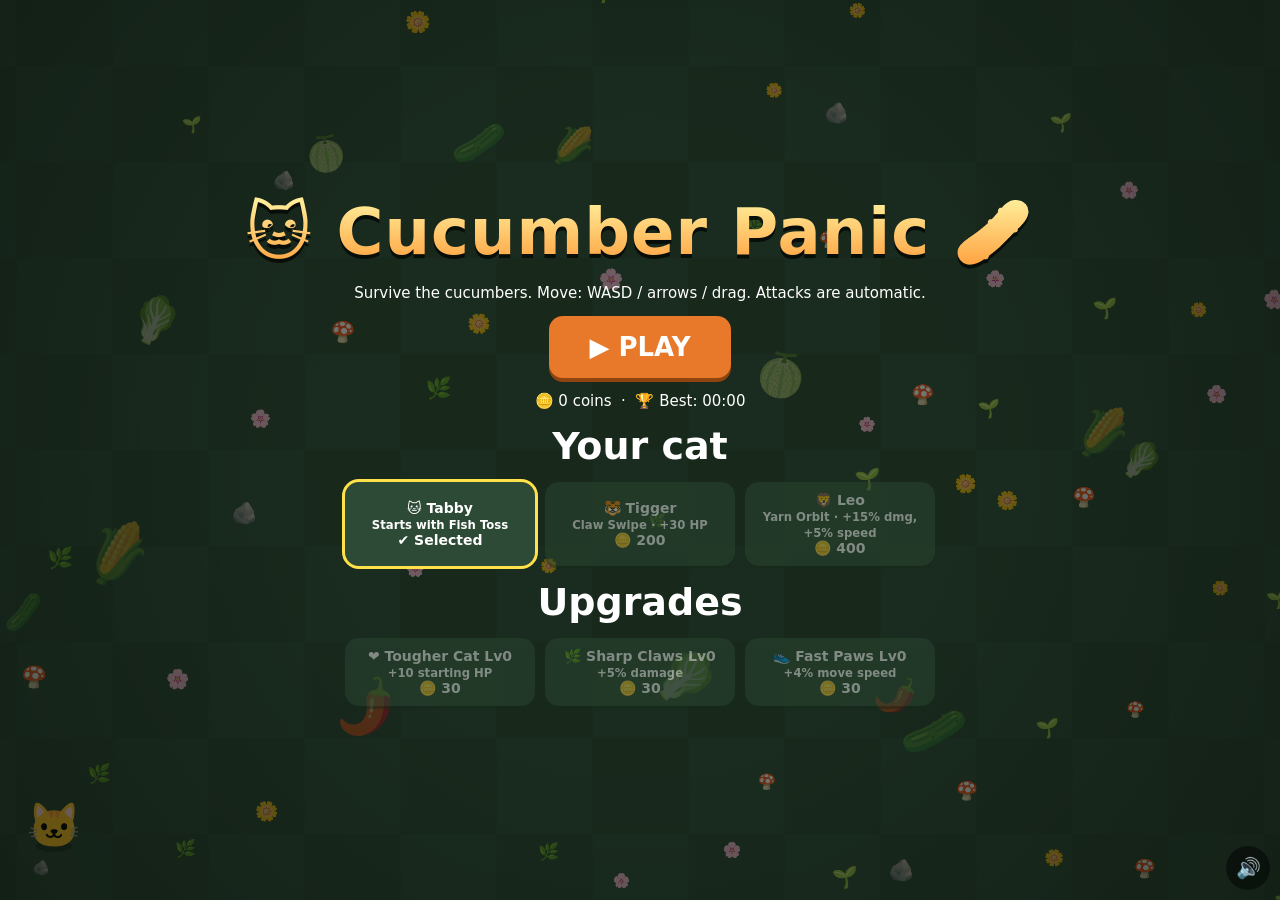
<file: games/cucumber-panic/index.html>
<!doctype html>
<html lang="en">
<head>
<meta charset="utf-8">
<meta name="viewport" content="width=device-width,initial-scale=1,maximum-scale=1,user-scalable=no">
<title>Cucumber Panic</title>
<meta name="description" content="Survive endless waves of cucumbers as a cat. Auto-attack roguelite: level up, grab weapons, beat King Cucumber.">
<link rel="icon" href="data:image/svg+xml,%3Csvg xmlns='http://www.w3.org/2000/svg' viewBox='0 0 100 100'%3E%3Ctext y='.9em' font-size='90'%3E%F0%9F%90%B1%3C/text%3E%3C/svg%3E">
<!-- PORTAL SDK: when submitting, add the portal's own SDK <script> tag here (see README.md).
     game.js auto-detects window.PokiSDK / window.CrazyGames.SDK. Only ONE portal's SDK per build. -->
<style>
  html,body{margin:0;height:100%;overflow:hidden;background:#1b2a20;font-family:system-ui,Segoe UI,Arial,sans-serif;touch-action:none;user-select:none;-webkit-user-select:none}
  canvas{display:block;touch-action:none}
  #ov{position:fixed;inset:0;display:flex;flex-direction:column;align-items:center;justify-content:center;gap:14px;background:rgba(10,18,12,.78);color:#fff;text-align:center;padding:16px;box-sizing:border-box;overflow:auto}
  #ov.hidden{display:none}
  #ov.menu{background:rgba(10,18,12,.5)}
  #ov>*{animation:pop .2s ease-out both}
  @keyframes pop{from{transform:scale(.93) translateY(8px);opacity:0}to{transform:none;opacity:1}}
  h1{margin:0;font-size:clamp(34px,8vw,64px);letter-spacing:1px;background:linear-gradient(#fff3a0,#ff9d3a);-webkit-background-clip:text;background-clip:text;color:transparent;filter:drop-shadow(0 4px 0 #000a)}
  h2{margin:0;font-size:clamp(24px,5vw,38px)}
  .sub{opacity:.8;font-size:15px;margin:0}
  .row{display:flex;gap:12px;flex-wrap:wrap;justify-content:center}
  button{font:inherit;color:#fff;border:0;border-radius:14px;padding:12px 20px;background:#e8782a;cursor:pointer;font-weight:700;font-size:18px;box-shadow:0 4px 0 #8f4410}
  button:active{transform:translateY(3px);box-shadow:0 1px 0 #8f4410}
  button.big{font-size:26px;padding:16px 40px}
  button.alt{background:#3a7bd5;box-shadow:0 4px 0 #1f4c8f}
  button.ghost{background:#4a5a4e;box-shadow:0 4px 0 #2a352d}
  button:disabled{opacity:.45;cursor:default}
  button{transition:transform .08s,filter .12s}
  button:hover:not(:disabled){filter:brightness(1.12)}
  .card{display:flex;flex-direction:column;align-items:center;gap:4px;width:170px;padding:16px 10px;background:linear-gradient(#3b6845,#2d4a36);border:2px solid #5a8f66;box-shadow:0 4px 0 #162a1c;font-size:16px}
  .card:hover:not(:disabled){transform:translateY(-5px)}
  .card .ic{font-size:44px}
  .card small{font-weight:400;opacity:.85;font-size:13px}
  .shop{display:flex;gap:10px;flex-wrap:wrap;justify-content:center;max-width:640px}
  .shop button{width:190px;font-size:14px;padding:10px;background:#2d4a36;box-shadow:0 3px 0 #162a1c}
  .shop button.sel{outline:3px solid #ffe14a}
  #mute{position:fixed;right:10px;bottom:10px;width:44px;height:44px;padding:0;border-radius:50%;font-size:20px;background:#0007;box-shadow:none}
</style>
</head>
<body>
<canvas id="c"></canvas>
<div id="ov"></div>
<button id="mute" title="Mute (M)">🔊</button>
<script src="game.js"></script>
</body>
</html>
</file>
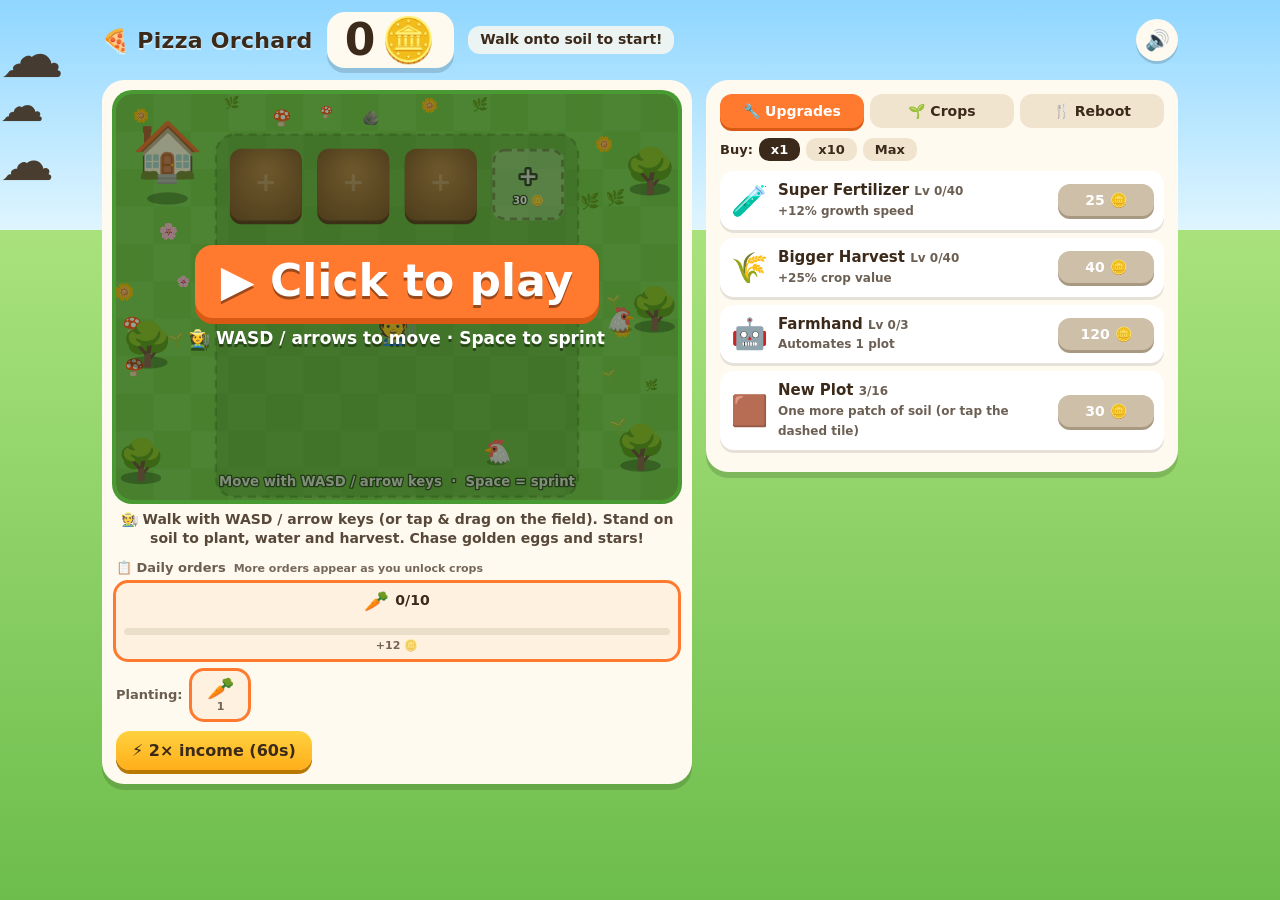
<file: games/pizza-orchard/index.html>
<!doctype html>
<html lang="en">
<head>
<meta charset="utf-8">
<meta name="viewport" content="width=device-width,initial-scale=1,maximum-scale=1,user-scalable=no">
<title>Pizza Orchard</title>
<meta name="description" content="Grow pizza on trees, burgers on bushes and tacos on the moon. A silly idle farm game that gets more absurd the longer you play.">
<link rel="icon" href="data:image/svg+xml,%3Csvg xmlns='http://www.w3.org/2000/svg' viewBox='0 0 100 100'%3E%3Ctext y='.9em' font-size='90'%3E%F0%9F%8D%95%3C/text%3E%3C/svg%3E">
<!-- PORTAL SDK: when submitting, add the portal's own SDK <script> tag here (see README.md).
     ui.js auto-detects window.PokiSDK / window.CrazyGames.SDK. Only ONE portal's SDK per build. -->
<style>
  :root{--ink:#3b2a1a;--card:#fffaf0;--accent:#ff7a2f;--accent2:#d95a14;--good:#4caf50}
  *{box-sizing:border-box}
  html,body{margin:0}
  body{font-family:"Segoe UI",system-ui,-apple-system,Arial,sans-serif;color:var(--ink);min-height:100vh;
    background:linear-gradient(#8fd6ff 0,#dff5ff 230px,#a9e27d 230px,#6dbd4c 100%) fixed;
    user-select:none;-webkit-user-select:none;touch-action:manipulation;overflow-x:hidden}
  button{font:inherit;color:inherit;cursor:pointer;border:0}
  .clouds{position:fixed;inset:0 0 auto 0;height:230px;overflow:hidden;pointer-events:none;z-index:0}
  .cloud{position:absolute;font-size:64px;opacity:.9;animation:drift linear infinite}
  .cloud.a{top:18px;animation-duration:70s}.cloud.b{top:80px;font-size:44px;animation-duration:95s;animation-delay:-40s}.cloud.c{top:130px;font-size:54px;animation-duration:120s;animation-delay:-80s}
  @keyframes drift{from{transform:translateX(-120px)}to{transform:translateX(110vw)}}

  #app{position:relative;z-index:1;max-width:1100px;margin:0 auto;padding:12px}
  .top{display:flex;align-items:center;gap:14px;flex-wrap:wrap;margin-bottom:12px}
  .brand{font-weight:900;font-size:22px;letter-spacing:.3px;text-shadow:0 2px 0 #fff8}
  .bank{display:flex;align-items:baseline;gap:6px;font-weight:900;font-size:clamp(28px,6vw,44px);background:var(--card);border-radius:18px;padding:2px 18px;box-shadow:0 5px 0 rgba(0,0,0,.14)}
  .stats{display:flex;flex-direction:column;font-weight:700;font-size:14px;line-height:1.25;background:#fffaf0cc;border-radius:12px;padding:5px 12px}
  .spacer{flex:1}
  .icon{width:42px;height:42px;border-radius:50%;background:var(--card);font-size:20px;box-shadow:0 3px 0 rgba(0,0,0,.14)}

  main{display:grid;grid-template-columns:minmax(0,1.25fr) minmax(0,1fr);gap:14px;align-items:start}
  @media (max-width:860px){main{grid-template-columns:minmax(0,1fr)}}
  @media (max-width:520px){
    #app{padding:8px}
    .brand{font-size:18px}.card{padding:10px;border-radius:18px}
    .item{padding:8px;gap:8px}.item .ic{font-size:26px;width:32px}.buy{min-width:84px;padding:7px 8px;font-size:13px}
    .tab{font-size:12px;padding:8px 2px}.bbtn{padding:9px 12px;font-size:14px}
  }
  #plantbar,#boost,.item,.tabs{min-width:0}
  .card{background:var(--card);border-radius:22px;padding:14px;box-shadow:0 6px 0 rgba(0,0,0,.14)}

  #farm{position:relative;border-radius:16px;overflow:hidden;box-shadow:inset 0 0 0 4px #4a9a33,0 0 0 4px #4a9a33;line-height:0;background:#72c74d}
  #world{display:block;width:100%;aspect-ratio:720/520;touch-action:none;cursor:crosshair}
  #world:focus{outline:none}
  #start{position:absolute;inset:0;z-index:5;display:flex;flex-direction:column;align-items:center;justify-content:center;gap:10px;background:rgba(20,40,10,.45);color:#fff;cursor:pointer;line-height:1.2;text-shadow:0 3px 0 rgba(0,0,0,.4);text-align:center;padding:12px}
  #start .big{font-size:clamp(26px,6vw,44px);font-weight:900;background:var(--accent);padding:10px 26px;border-radius:18px;box-shadow:0 6px 0 var(--accent2);animation:pulse 1.2s ease-in-out infinite}
  #start .sm{font-size:clamp(13px,3vw,17px);font-weight:800}
  @keyframes pulse{50%{transform:scale(1.06)}}
  #hint{margin:10px 2px 0;font-weight:700;font-size:14px;text-align:center;color:var(--ink);opacity:.85;line-height:1.35}
  #hint:empty{display:none}

  #plantbar{display:flex;gap:8px;flex-wrap:wrap;margin-top:12px;align-items:center}
  #plantbar .lbl{font-weight:800;font-size:13px;opacity:.75;margin-right:2px}
  .pc{display:flex;flex-direction:column;align-items:center;min-width:56px;padding:6px 8px;border-radius:12px;background:#fff;box-shadow:0 3px 0 rgba(0,0,0,.12);font-size:22px;line-height:1.1}
  .pc small{font-size:11px;font-weight:800;opacity:.7}
  .pc.sel{outline:3px solid var(--accent);background:#fff1e0}
  #orders{display:flex;gap:8px;flex-wrap:wrap;margin-top:12px;align-items:stretch}
  #orders:empty{display:none}
  #orders .ohead{flex-basis:100%;display:flex;gap:8px;align-items:baseline;flex-wrap:wrap}
  #orders .lbl{font-weight:800;font-size:13px;opacity:.75}
  #orders small{font-size:11px;font-weight:700;opacity:.7}
  .ord{flex:1 1 0;min-width:84px;display:flex;flex-direction:column;align-items:center;gap:4px;padding:7px 8px;border-radius:12px;background:#fff;box-shadow:0 3px 0 rgba(0,0,0,.12);font-weight:800}
  .ord .top{font-size:20px;line-height:1.1;display:flex;gap:6px;align-items:center}
  .ord .top b{font-size:14px}
  .ord .bar{display:block;width:100%;height:7px;border-radius:4px;background:#eadfc9;overflow:hidden}
  .ord .bar i{display:block;height:100%;background:#86e048;transition:width .2s}
  .ord.sel{outline:3px solid var(--accent);background:#fff1e0}
  .ord.done{background:#e8f6dc}
  .ord.done,.ord.locked{opacity:.7;cursor:default}
  #boost{margin-top:12px;display:flex;gap:8px;flex-wrap:wrap;align-items:center}
  .bbtn{background:linear-gradient(#ffd23f,#ffae1a);box-shadow:0 4px 0 #b97800;border-radius:14px;padding:10px 16px;font-weight:900}
  .bbtn.coin{background:linear-gradient(#ffe9a8,#ffd266)}
  .bbtn:disabled{filter:grayscale(.8);opacity:.6;cursor:default}
  .bstat{font-weight:800}

  .tabs{display:flex;gap:6px;margin-bottom:10px}
  .tab{flex:1;padding:9px 6px;border-radius:12px;background:#f1e4cf;font-weight:800;font-size:14px}
  .tab.on{background:var(--accent);color:#fff;box-shadow:0 3px 0 var(--accent2)}
  .amt{display:flex;gap:6px;margin-bottom:10px;align-items:center;font-weight:800;font-size:13px}
  .amt button{padding:4px 12px;border-radius:10px;background:#f1e4cf;font-weight:800}
  .amt button.on{background:#3b2a1a;color:#fff}
  .item{display:flex;align-items:center;gap:10px;padding:10px;border-radius:14px;background:#fff;box-shadow:0 3px 0 rgba(0,0,0,.1);margin-bottom:8px}
  .item.dim{opacity:.55}
  .item .ic{font-size:30px;width:38px;text-align:center}
  .item .txt{flex:1;min-width:0;line-height:1.25}
  .item .txt b{display:block;font-size:15px}
  .item .txt small{opacity:.75;font-size:12px;font-weight:600}
  .buy{background:var(--accent);color:#fff;border-radius:12px;padding:8px 12px;font-weight:900;font-size:14px;box-shadow:0 3px 0 var(--accent2);white-space:nowrap;min-width:96px}
  .buy:disabled{background:#cdbfa8;box-shadow:0 3px 0 #a89a82;color:#fff;cursor:default}
  .buy.sel{background:var(--good);box-shadow:0 3px 0 #2f7d32}
  .note{font-size:13px;font-weight:600;line-height:1.4;margin:0 0 10px}
  .link{background:none;text-decoration:underline;font-size:12px;opacity:.6;margin-top:8px}

  #modal{position:fixed;inset:0;background:#000a;display:flex;align-items:center;justify-content:center;padding:16px;z-index:50}
  #modal.hidden{display:none}
  .box{background:var(--card);border-radius:24px;padding:24px;max-width:420px;width:100%;text-align:center;box-shadow:0 8px 0 rgba(0,0,0,.25);animation:mpop .22s ease-out}
  @keyframes mpop{from{transform:scale(.9);opacity:0}}
  .box h2{margin:0 0 8px;font-size:26px}
  .box p{margin:6px 0 14px;font-weight:600;line-height:1.4}
  .box .big{font-size:34px;font-weight:900}
  .box .row{display:flex;gap:10px;justify-content:center;flex-wrap:wrap}
  .box .buy{font-size:16px;padding:12px 18px}
  .box .buy.alt{background:#3a7bd5;box-shadow:0 3px 0 #1f4c8f}
  .box .buy.ghostb{background:#9a8a74;box-shadow:0 3px 0 #6f6250}
  #toast{position:fixed;top:14px;left:50%;transform:translateX(-50%);z-index:60;display:flex;flex-direction:column;gap:8px;align-items:center;pointer-events:none}
  .t{background:#3b2a1a;color:#fff;padding:10px 18px;border-radius:14px;font-weight:800;box-shadow:0 4px 0 #0005;animation:tin .25s ease-out,tout .3s ease-in 2.4s forwards}
  @keyframes tin{from{transform:translateY(-16px);opacity:0}}
  @keyframes tout{to{opacity:0;transform:translateY(-10px)}}
</style>
</head>
<body>
<div class="clouds"><span class="cloud a">☁️</span><span class="cloud b">☁️</span><span class="cloud c">☁️</span></div>
<div id="app">
  <header class="top">
    <div class="brand">🍕 Pizza Orchard</div>
    <div class="bank"><span id="coins">0</span><span>🪙</span></div>
    <div class="stats"><span id="rate"></span><span id="forks"></span></div>
    <div class="spacer"></div>
    <button id="mute" class="icon" title="Mute (M)">🔊</button>
  </header>
  <main>
    <section class="card">
      <div id="farm"><canvas id="world" tabindex="0"></canvas>
        <div id="start"><span class="big">▶ Click to play</span><span class="sm">🧑‍🌾 WASD / arrows to move · Space to sprint</span></div></div>
      <div id="hint"></div>
      <div id="orders"></div>
      <div id="plantbar"></div>
      <div id="boost"></div>
    </section>
    <section class="card">
      <div class="tabs">
        <button class="tab on" data-tab="up">🔧 Upgrades</button>
        <button class="tab" data-tab="crops">🌱 Crops</button>
        <button class="tab" data-tab="reboot">🍴 Reboot</button>
      </div>
      <div class="amt" id="amt"><span>Buy:</span><button data-amt="1" class="on">x1</button><button data-amt="10">x10</button><button data-amt="max">Max</button></div>
      <div id="panel"></div>
    </section>
  </main>
</div>
<div id="modal" class="hidden"><div class="box" id="modalbox"></div></div>
<div id="toast"></div>
<script src="core.js"></script>
<script src="ui.js"></script>
</body>
</html>
</file>
